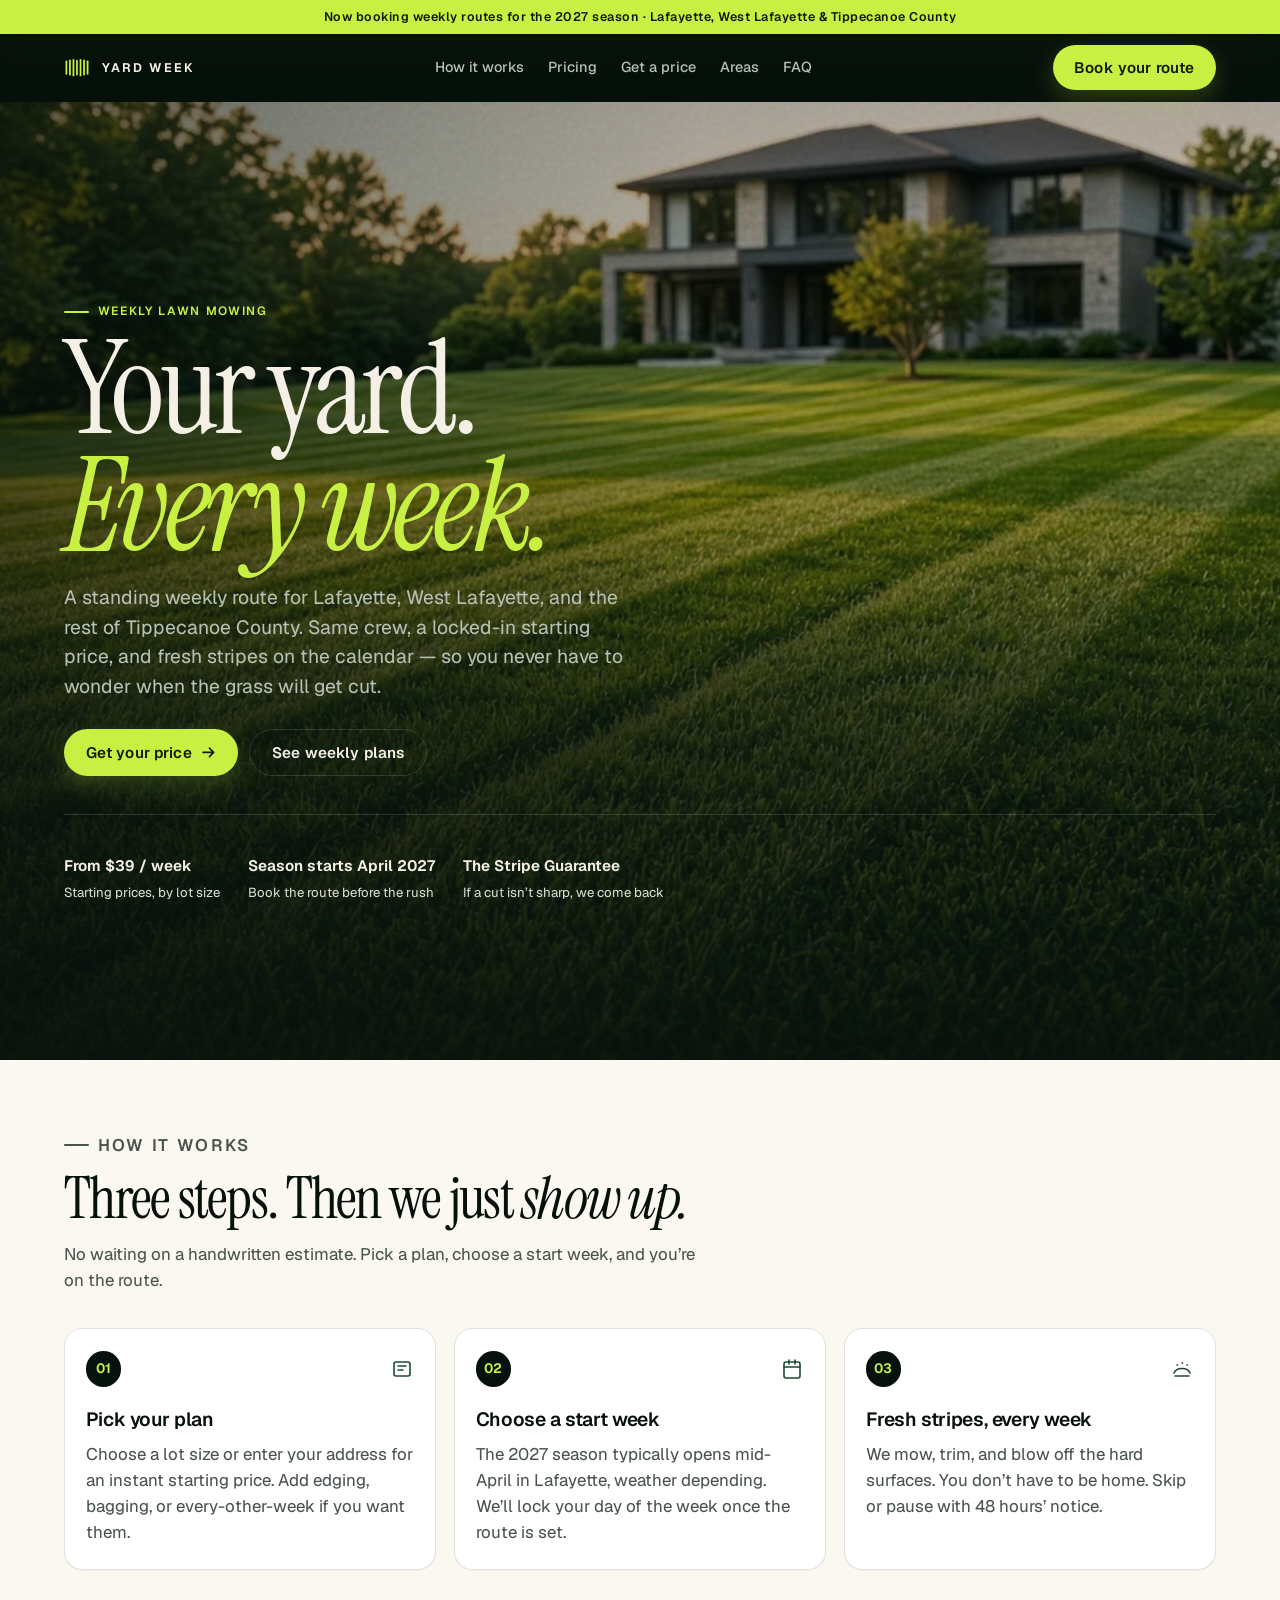
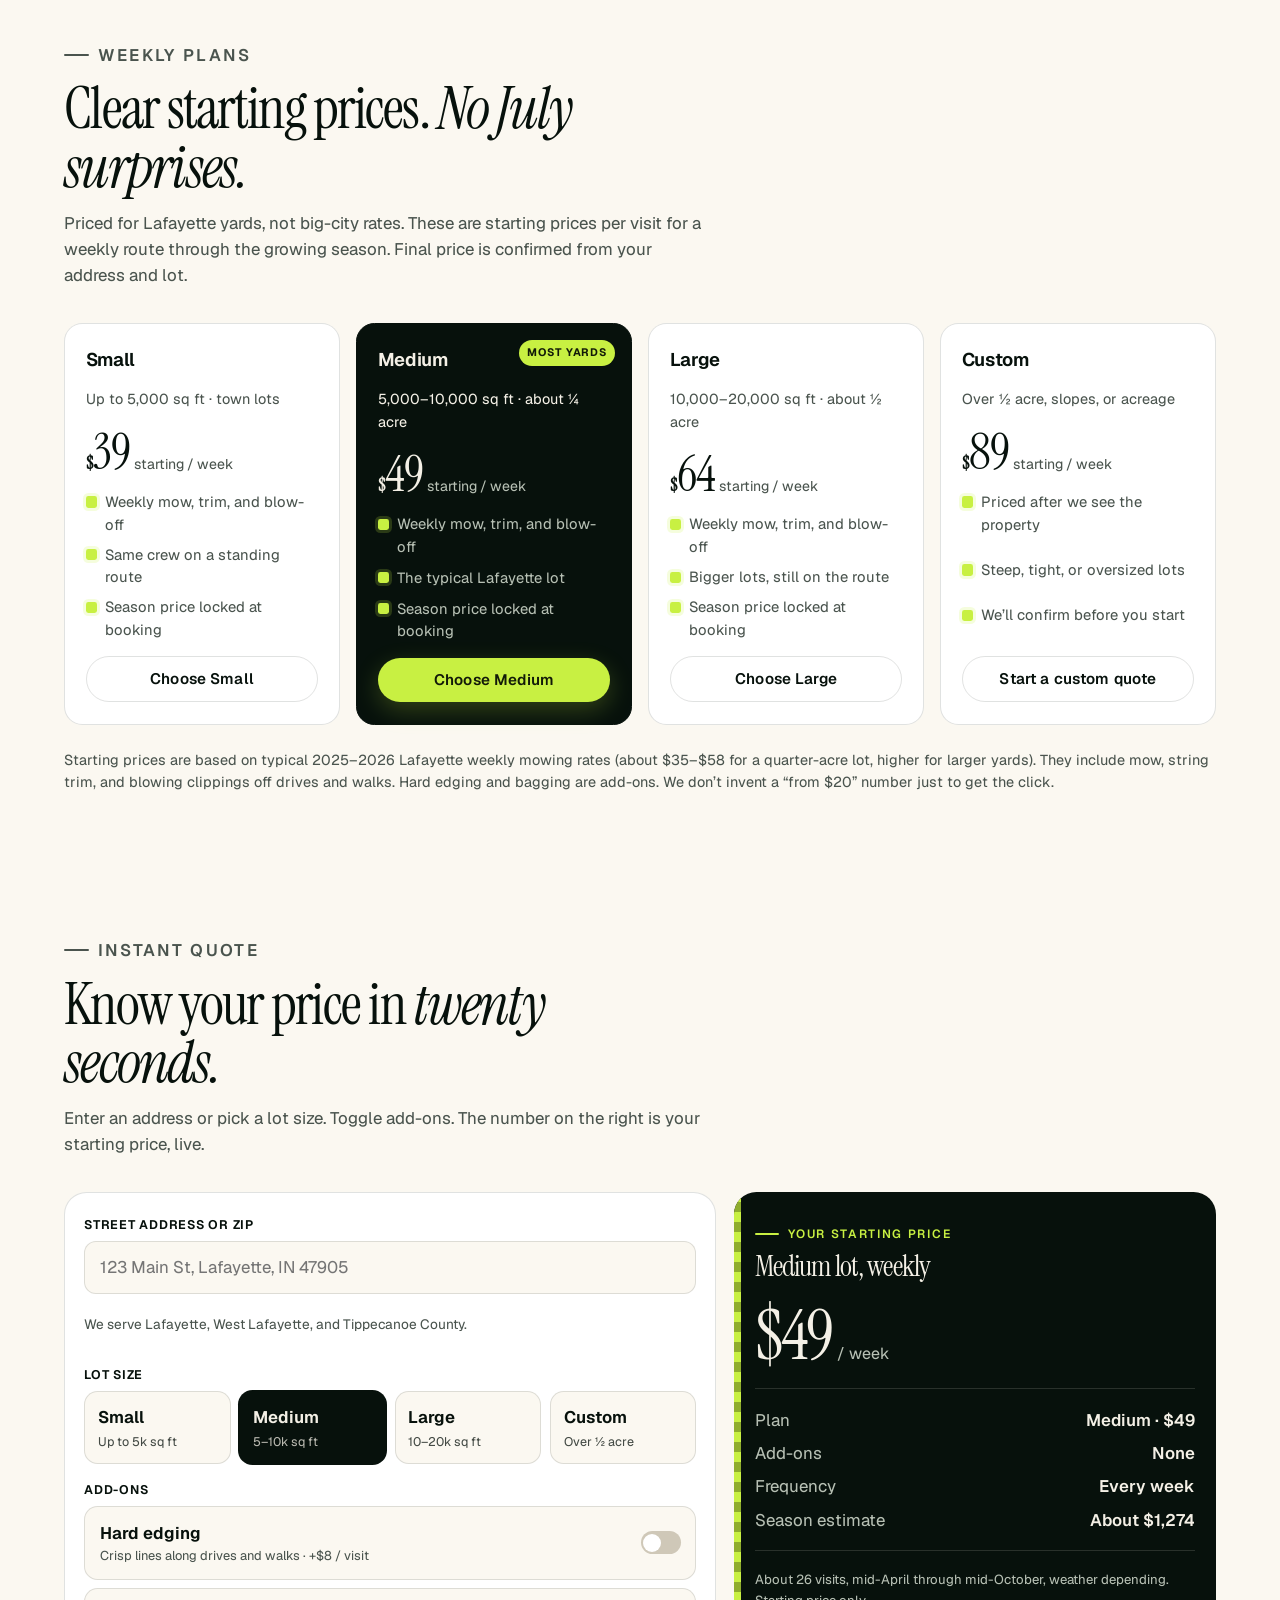
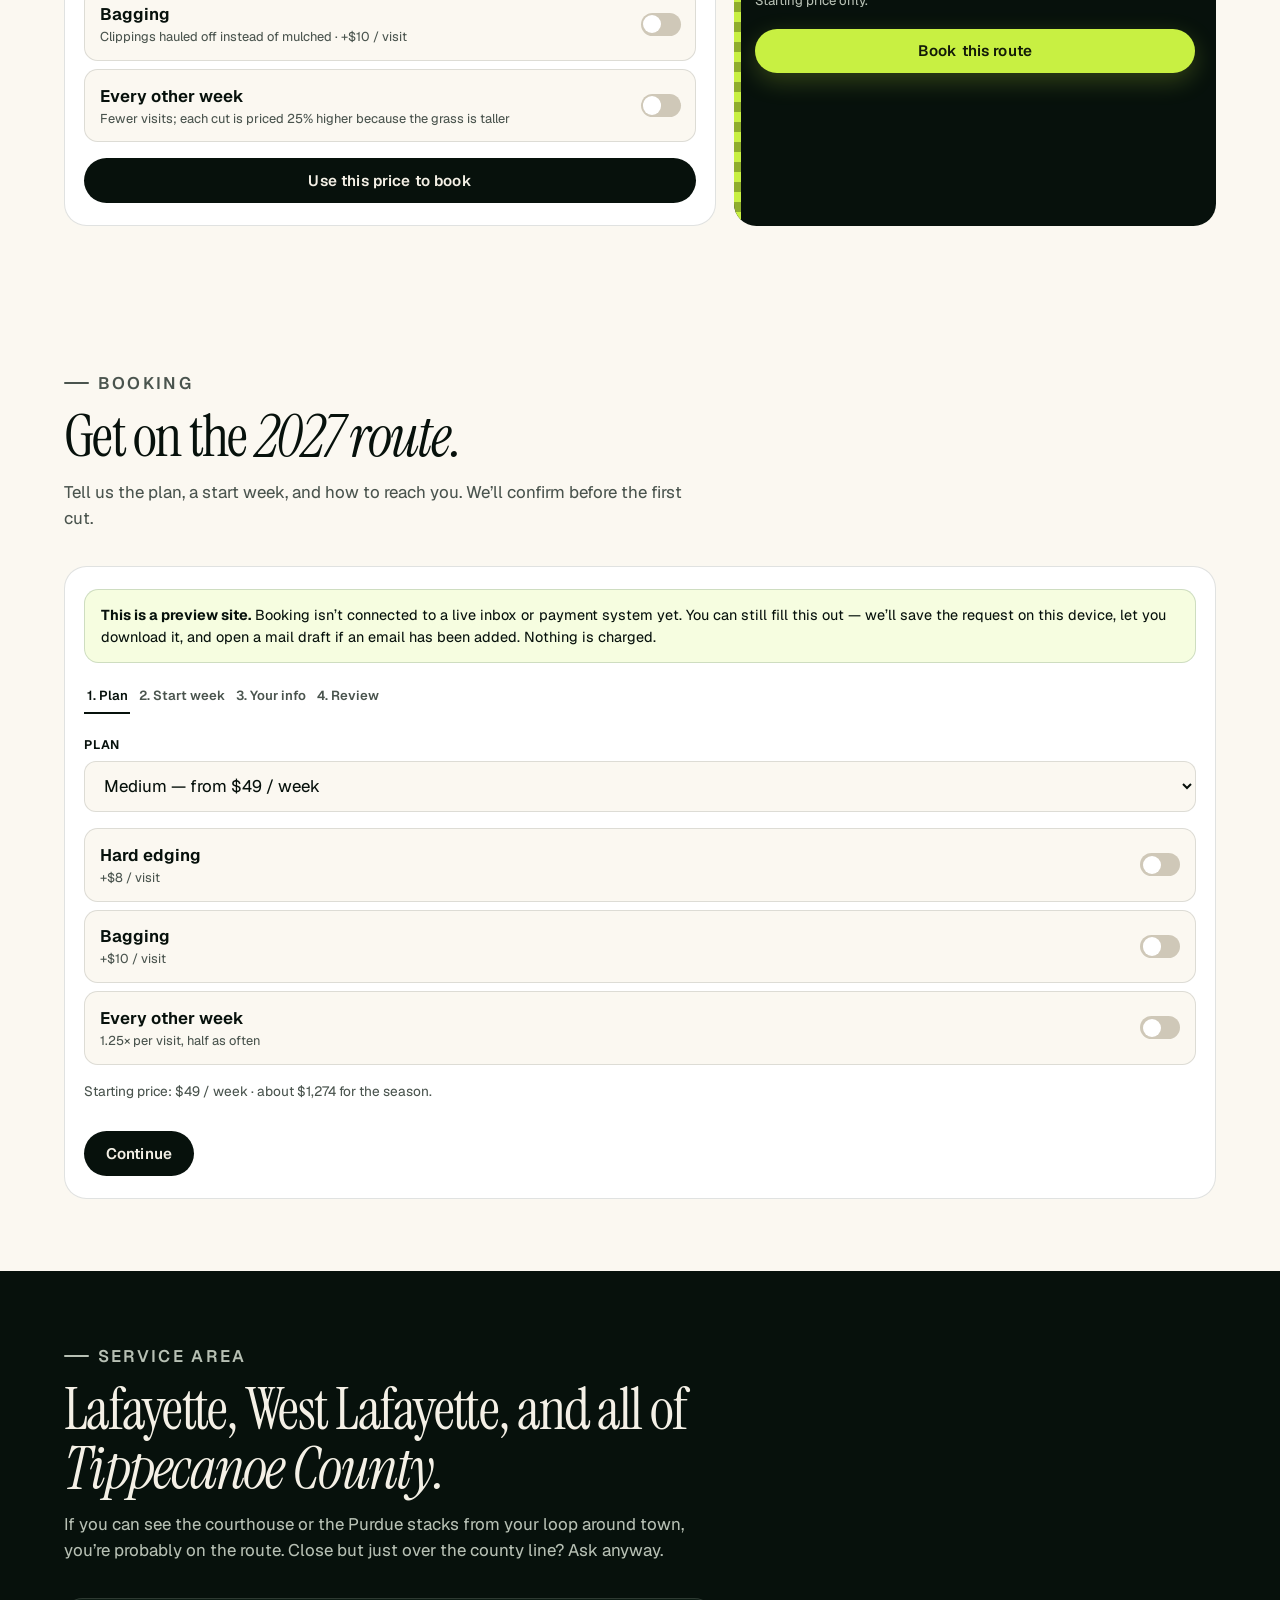
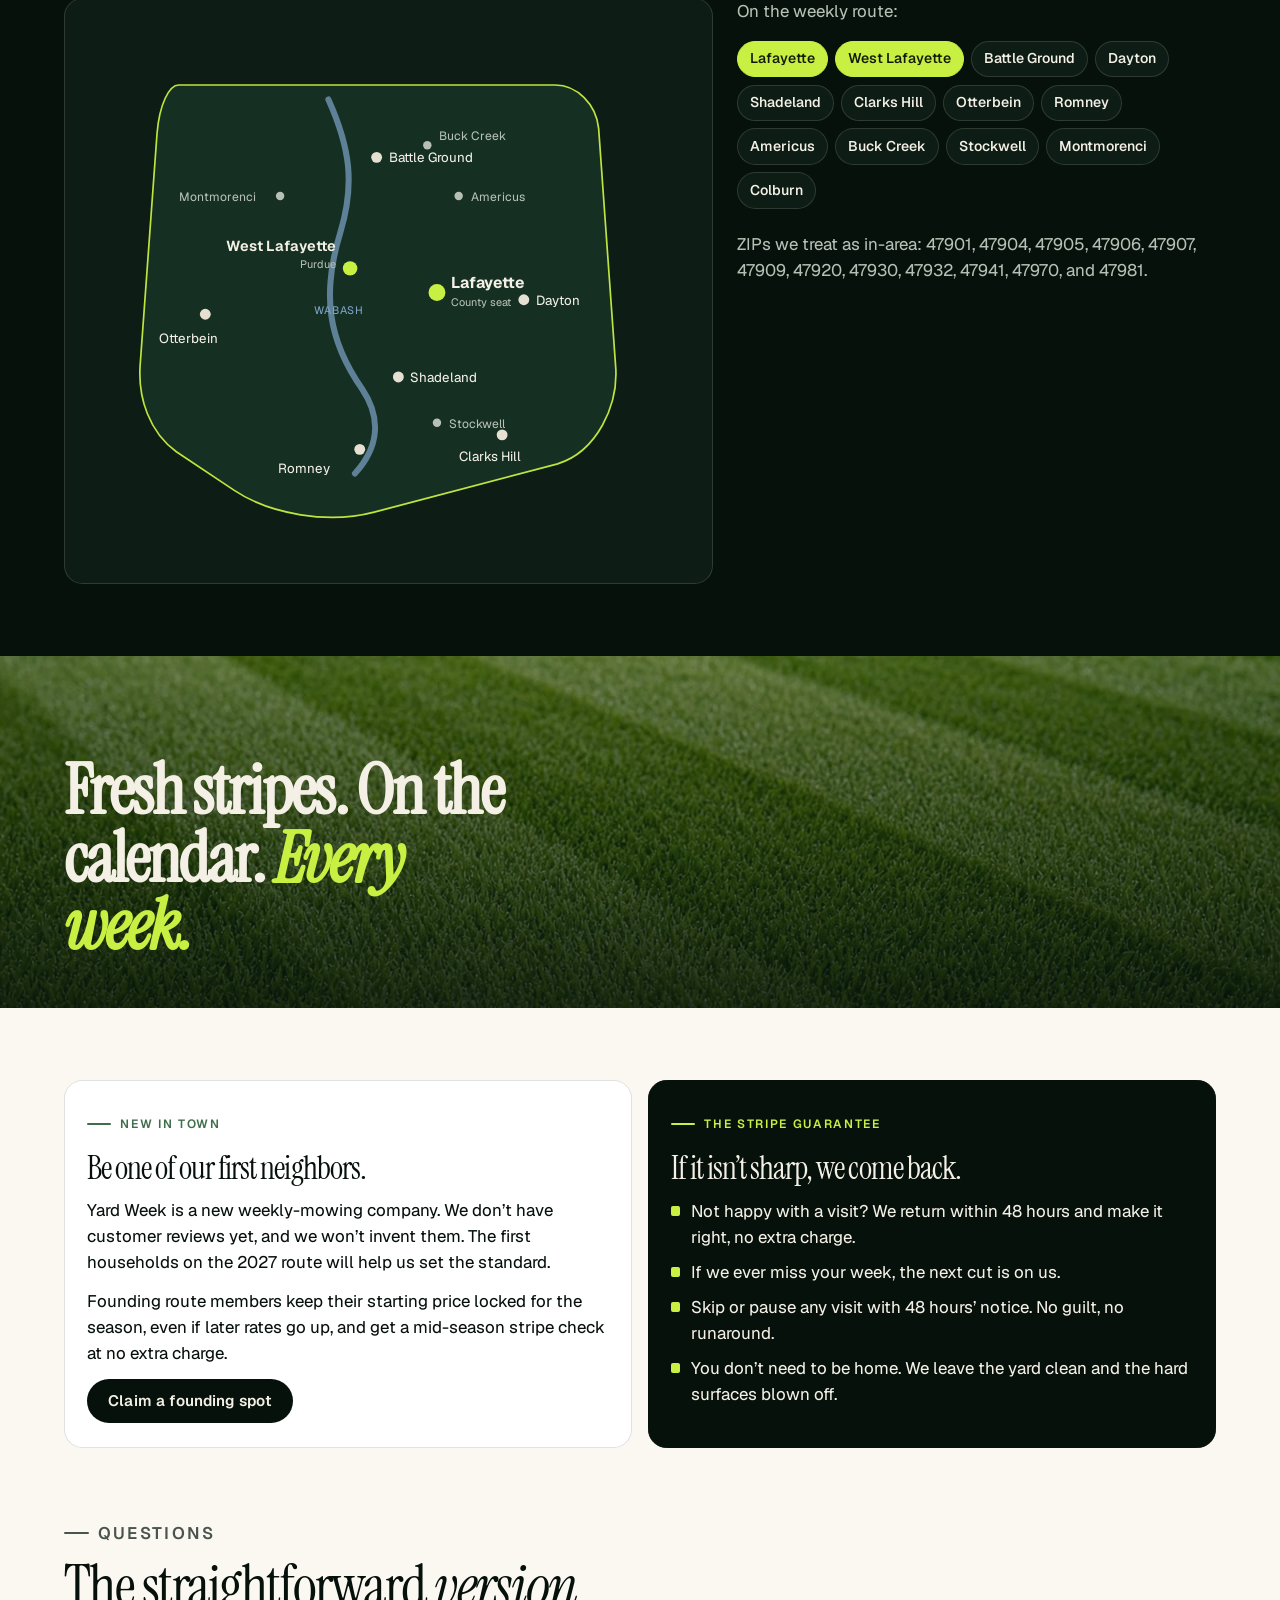
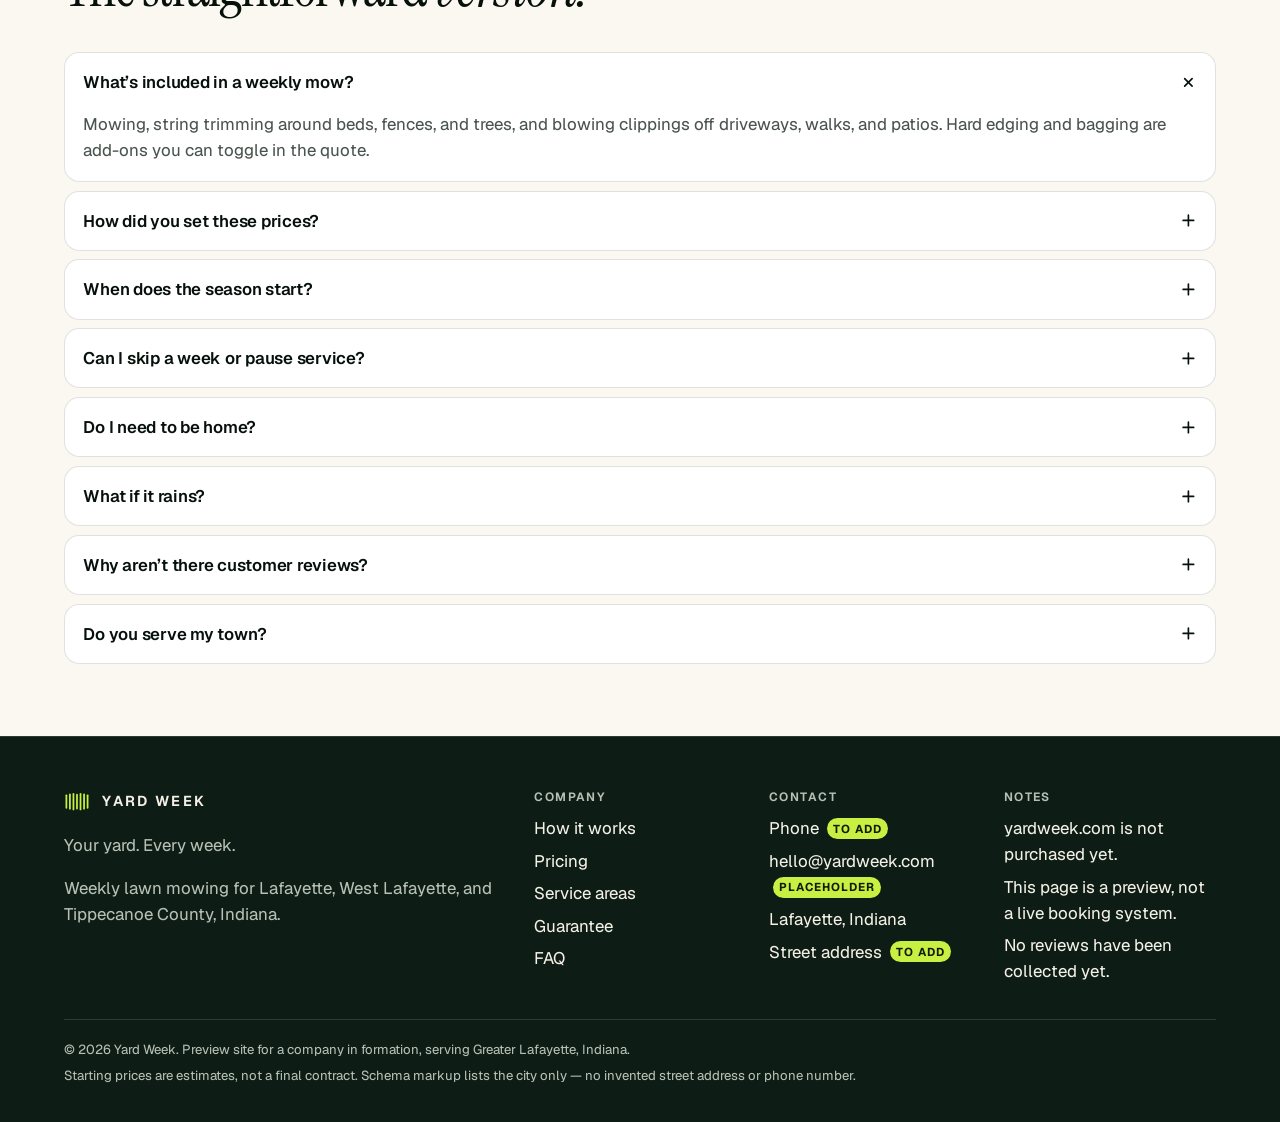
<file: index.html>
<!DOCTYPE html>
<html lang="en">
<head>
  <meta charset="utf-8">
  <meta name="viewport" content="width=device-width, initial-scale=1, viewport-fit=cover">
  <title>Yard Week | Weekly Lawn Mowing in Lafayette, IN</title>
  <meta name="description" content="Weekly lawn mowing for Lafayette, West Lafayette, and Tippecanoe County, Indiana. Locked-in starting prices, an instant quote, and fresh stripes every week.">
  <meta name="theme-color" content="#07110C">
  <link rel="canonical" href="https://kagray17.github.io/yardweek-preview/">
  <meta property="og:type" content="website">
  <meta property="og:site_name" content="Yard Week">
  <meta property="og:title" content="Yard Week | Your yard. Every week.">
  <meta property="og:description" content="Weekly lawn mowing for Lafayette, West Lafayette, and Tippecanoe County. Know your price in seconds.">
  <meta property="og:image" content="https://kagray17.github.io/yardweek-preview/assets/og.jpg">
  <meta property="og:url" content="https://kagray17.github.io/yardweek-preview/">
  <meta name="twitter:card" content="summary_large_image">
  <meta name="twitter:title" content="Yard Week | Your yard. Every week.">
  <meta name="twitter:description" content="Weekly lawn mowing for Lafayette, West Lafayette, and Tippecanoe County.">
  <meta name="twitter:image" content="https://kagray17.github.io/yardweek-preview/assets/og.jpg">
  <link rel="icon" href="assets/favicon.svg" type="image/svg+xml">
  <link rel="icon" href="assets/favicon-32.png" sizes="32x32" type="image/png">
  <link rel="apple-touch-icon" href="assets/apple-touch-icon.png">
  <link rel="manifest" href="manifest.webmanifest">
  <link rel="stylesheet" href="styles.css">
  <script type="application/ld+json">
  {
    "@context": "https://schema.org",
    "@type": "Landscaper",
    "name": "Yard Week",
    "url": "https://kagray17.github.io/yardweek-preview/",
    "image": "https://kagray17.github.io/yardweek-preview/assets/og.jpg",
    "logo": "https://kagray17.github.io/yardweek-preview/assets/logo-mark.svg",
    "description": "Weekly lawn mowing for Lafayette, West Lafayette, and Tippecanoe County, Indiana.",
    "slogan": "Your yard. Every week.",
    "priceRange": "$39–$89+",
    "areaServed": [
      {"@type": "City", "name": "Lafayette", "containedInPlace": {"@type": "State", "name": "Indiana"}},
      {"@type": "City", "name": "West Lafayette", "containedInPlace": {"@type": "State", "name": "Indiana"}},
      {"@type": "AdministrativeArea", "name": "Tippecanoe County", "containedInPlace": {"@type": "State", "name": "Indiana"}}
    ],
    "address": {
      "@type": "PostalAddress",
      "addressLocality": "Lafayette",
      "addressRegion": "IN",
      "addressCountry": "US"
    },
    "knowsAbout": ["weekly lawn mowing", "lawn care", "yard maintenance"]
  }
  </script>
</head>
<body>
  <a class="skip" href="#main">Skip to content</a>
  <div class="announce">Now booking weekly routes for the 2027 season · Lafayette, West Lafayette &amp; Tippecanoe County</div>
  <header class="header" id="header">
    <div class="wrap">
      <a class="brand" href="#top" aria-label="Yard Week home">
        <svg class="brand-mark" viewBox="0 0 40 40" fill="none" aria-hidden="true">
          <g fill="currentColor">
            <rect x="2.2" y="9.5" width="2.6" height="21" rx="1.3"/>
            <rect x="7.4" y="8.2" width="2.6" height="23.6" rx="1.3"/>
            <rect x="12.6" y="7.2" width="2.6" height="25.6" rx="1.3"/>
            <rect x="17.8" y="8.5" width="2.6" height="23" rx="1.3"/>
            <rect x="23" y="7.2" width="2.6" height="25.6" rx="1.3"/>
            <rect x="28.2" y="8.2" width="2.6" height="23.6" rx="1.3"/>
            <rect x="33.4" y="9.5" width="2.6" height="21" rx="1.3"/>
          </g>
        </svg>
        <span class="brand-name">Yard Week</span>
      </a>
      <nav class="nav" aria-label="Primary">
        <a href="#how">How it works</a>
        <a href="#pricing">Pricing</a>
        <a href="#quote">Get a price</a>
        <a href="#areas">Areas</a>
        <a href="#faq">FAQ</a>
      </nav>
      <a class="btn btn-lime header-cta" href="#book">Book your route</a>
      <button class="menu-btn" type="button" aria-expanded="false" aria-controls="mobile-nav" aria-label="Open menu">
        <span></span>
      </button>
    </div>
    <nav class="mobile-nav" id="mobile-nav" hidden>
      <a href="#how">How it works</a>
      <a href="#pricing">Pricing</a>
      <a href="#quote">Get a price</a>
      <a href="#areas">Service areas</a>
      <a href="#faq">FAQ</a>
      <a class="btn btn-lime" href="#book">Book your route</a>
    </nav>
  </header>

  <main id="main">
    <section class="hero" id="top">
      <div class="hero-media" aria-hidden="true">
        <picture>
          <source type="image/webp" srcset="assets/hero-800.webp 800w, assets/hero-1280.webp 1280w" sizes="100vw">
          <img src="assets/hero.jpg" alt="" width="1280" height="720" fetchpriority="high" decoding="async">
        </picture>
        <div class="hero-shade"></div>
        <div class="hero-grain"></div>
      </div>
      <div class="wrap hero-copy">
        <p class="kicker on-dark">Weekly lawn mowing</p>
        <h1>Your yard.<em>Every week.</em></h1>
        <p class="hero-lead">A standing weekly route for Lafayette, West Lafayette, and the rest of Tippecanoe County. Same crew, a locked-in starting price, and fresh stripes on the calendar — so you never have to wonder when the grass will get cut.</p>
        <div class="hero-actions">
          <a class="btn btn-lime" href="#quote">Get your price
            <svg viewBox="0 0 16 16" fill="none" aria-hidden="true"><path d="M3 8h10M9 4l4 4-4 4" stroke="currentColor" stroke-width="1.6" stroke-linecap="round" stroke-linejoin="round"/></svg>
          </a>
          <a class="btn btn-ghost" href="#pricing">See weekly plans</a>
        </div>
        <div class="hero-meta">
          <p><b>From $39 / week</b><span>Starting prices, by lot size</span></p>
          <p><b>Season starts April 2027</b><span>Book the route before the rush</span></p>
          <p><b>The Stripe Guarantee</b><span>If a cut isn’t sharp, we come back</span></p>
        </div>
      </div>
    </section>

    <section class="light" id="how">
      <div class="wrap">
        <div class="section-head reveal">
          <p class="kicker">How it works</p>
          <h2>Three steps. Then we just <em>show up.</em></h2>
          <p>No waiting on a handwritten estimate. Pick a plan, choose a start week, and you’re on the route.</p>
        </div>
        <div class="steps">
          <article class="step reveal">
            <div class="step-num"><b>01</b>
              <svg class="step-icon" viewBox="0 0 24 24" fill="none" aria-hidden="true"><rect x="4" y="5" width="16" height="14" rx="2" stroke="currentColor" stroke-width="1.6"/><path d="M8 9h8M8 13h5" stroke="currentColor" stroke-width="1.6" stroke-linecap="round"/></svg>
            </div>
            <h3>Pick your plan</h3>
            <p>Choose a lot size or enter your address for an instant starting price. Add edging, bagging, or every-other-week if you want them.</p>
          </article>
          <article class="step reveal">
            <div class="step-num"><b>02</b>
              <svg class="step-icon" viewBox="0 0 24 24" fill="none" aria-hidden="true"><rect x="4" y="5" width="16" height="16" rx="2" stroke="currentColor" stroke-width="1.6"/><path d="M4 10h16M9 3v4M15 3v4" stroke="currentColor" stroke-width="1.6" stroke-linecap="round"/></svg>
            </div>
            <h3>Choose a start week</h3>
            <p>The 2027 season typically opens mid-April in Lafayette, weather depending. We’ll lock your day of the week once the route is set.</p>
          </article>
          <article class="step reveal">
            <div class="step-num"><b>03</b>
              <svg class="step-icon" viewBox="0 0 24 24" fill="none" aria-hidden="true"><path d="M4 16c2.5-6 13.5-6 16 0" stroke="currentColor" stroke-width="1.6" stroke-linecap="round"/><path d="M5 19h14M7 8h.5M12 6h.5M17 8h.5" stroke="currentColor" stroke-width="1.6" stroke-linecap="round"/></svg>
            </div>
            <h3>Fresh stripes, every week</h3>
            <p>We mow, trim, and blow off the hard surfaces. You don’t have to be home. Skip or pause with 48 hours’ notice.</p>
          </article>
        </div>
      </div>
    </section>

    <section class="light" id="pricing" style="padding-top:0">
      <div class="wrap">
        <div class="section-head reveal">
          <p class="kicker">Weekly plans</p>
          <h2>Clear starting prices. <em>No July surprises.</em></h2>
          <p>Priced for Lafayette yards, not big-city rates. These are starting prices per visit for a weekly route through the growing season. Final price is confirmed from your address and lot.</p>
        </div>
        <div class="plans">
          <article class="plan reveal" data-plan="small">
            <h3>Small</h3>
            <p class="lot muted">Up to 5,000 sq ft · town lots</p>
            <p class="price"><b><i>$</i>39</b><span>starting / week</span></p>
            <ul>
              <li>Weekly mow, trim, and blow-off</li>
              <li>Same crew on a standing route</li>
              <li>Season price locked at booking</li>
            </ul>
            <button class="btn btn-outline" type="button" data-select-plan="small">Choose Small</button>
          </article>
          <article class="plan featured reveal" data-plan="medium">
            <span class="badge">Most yards</span>
            <h3>Medium</h3>
            <p class="lot">5,000–10,000 sq ft · about ¼ acre</p>
            <p class="price"><b><i>$</i>49</b><span>starting / week</span></p>
            <ul>
              <li>Weekly mow, trim, and blow-off</li>
              <li>The typical Lafayette lot</li>
              <li>Season price locked at booking</li>
            </ul>
            <button class="btn btn-lime" type="button" data-select-plan="medium">Choose Medium</button>
          </article>
          <article class="plan reveal" data-plan="large">
            <h3>Large</h3>
            <p class="lot muted">10,000–20,000 sq ft · about ½ acre</p>
            <p class="price"><b><i>$</i>64</b><span>starting / week</span></p>
            <ul>
              <li>Weekly mow, trim, and blow-off</li>
              <li>Bigger lots, still on the route</li>
              <li>Season price locked at booking</li>
            </ul>
            <button class="btn btn-outline" type="button" data-select-plan="large">Choose Large</button>
          </article>
          <article class="plan reveal" data-plan="custom">
            <h3>Custom</h3>
            <p class="lot muted">Over ½ acre, slopes, or acreage</p>
            <p class="price"><b><i>$</i>89</b><span>starting / week</span></p>
            <ul>
              <li>Priced after we see the property</li>
              <li>Steep, tight, or oversized lots</li>
              <li>We’ll confirm before you start</li>
            </ul>
            <button class="btn btn-outline" type="button" data-select-plan="custom">Start a custom quote</button>
          </article>
        </div>
        <p class="price-note">Starting prices are based on typical 2025–2026 Lafayette weekly mowing rates (about $35–$58 for a quarter-acre lot, higher for larger yards). They include mow, string trim, and blowing clippings off drives and walks. Hard edging and bagging are add-ons. We don’t invent a “from $20” number just to get the click.</p>
      </div>
    </section>

    <section class="light" id="quote">
      <div class="wrap">
        <div class="section-head reveal">
          <p class="kicker">Instant quote</p>
          <h2>Know your price in <em>twenty seconds.</em></h2>
          <p>Enter an address or pick a lot size. Toggle add-ons. The number on the right is your starting price, live.</p>
        </div>
        <div class="quote-grid">
          <form class="panel reveal" id="quote-form" action="#book">
            <div class="field">
              <label for="address">Street address or ZIP</label>
              <input id="address" name="address" type="text" autocomplete="street-address" placeholder="123 Main St, Lafayette, IN 47905" inputmode="text">
              <p class="hint" id="area-hint">We serve Lafayette, West Lafayette, and Tippecanoe County.</p>
            </div>
            <div class="field">
              <span class="label-like" id="plan-label">Lot size</span>
              <div class="choice-grid" role="group" aria-labelledby="plan-label">
                <button class="choice" type="button" data-plan="small"><b>Small</b><span>Up to 5k sq ft</span></button>
                <button class="choice is-on" type="button" data-plan="medium" aria-pressed="true"><b>Medium</b><span>5–10k sq ft</span></button>
                <button class="choice" type="button" data-plan="large"><b>Large</b><span>10–20k sq ft</span></button>
                <button class="choice" type="button" data-plan="custom"><b>Custom</b><span>Over ½ acre</span></button>
              </div>
            </div>
            <div class="field">
              <span id="addon-label">Add-ons</span>
              <div class="toggles" role="group" aria-labelledby="addon-label">
                <button class="toggle" type="button" data-addon="edging" aria-pressed="false">
                  <span class="toggle-copy"><b>Hard edging</b><span>Crisp lines along drives and walks · +$8 / visit</span></span>
                  <span class="switch" aria-hidden="true"></span>
                </button>
                <button class="toggle" type="button" data-addon="bagging" aria-pressed="false">
                  <span class="toggle-copy"><b>Bagging</b><span>Clippings hauled off instead of mulched · +$10 / visit</span></span>
                  <span class="switch" aria-hidden="true"></span>
                </button>
                <button class="toggle" type="button" data-addon="eow" aria-pressed="false">
                  <span class="toggle-copy"><b>Every other week</b><span>Fewer visits; each cut is priced 25% higher because the grass is taller</span></span>
                  <span class="switch" aria-hidden="true"></span>
                </button>
              </div>
            </div>
            <button class="btn btn-ink btn-wide" type="submit">Use this price to book</button>
          </form>
          <aside class="receipt reveal" aria-live="polite">
            <p class="kicker on-dark">Your starting price</p>
            <h3 id="receipt-title">Medium lot, weekly</h3>
            <p class="live-price" id="live-price">$49<span id="price-unit">/ week</span></p>
            <dl>
              <div><dt>Plan</dt><dd id="r-plan">Medium · $49</dd></div>
              <div><dt>Add-ons</dt><dd id="r-addons">None</dd></div>
              <div><dt>Frequency</dt><dd id="r-freq">Every week</dd></div>
              <div><dt>Season estimate</dt><dd id="r-season">About $1,274</dd></div>
            </dl>
            <p class="fine" id="r-fine">About 26 visits, mid-April through mid-October, weather depending. Starting price only — we’ll confirm from your lot. Custom plans are always reviewed in person.</p>
            <a class="btn btn-lime btn-wide" href="#book" id="receipt-book">Book this route</a>
          </aside>
        </div>
      </div>
    </section>

    <section class="light" id="book">
      <div class="wrap">
        <div class="section-head reveal">
          <p class="kicker">Booking</p>
          <h2>Get on the <em>2027 route.</em></h2>
          <p>Tell us the plan, a start week, and how to reach you. We’ll confirm before the first cut.</p>
        </div>
        <form class="panel reveal" id="book-form">
          <div class="preview-banner" role="note">
            <strong>This is a preview site.</strong> Booking isn’t connected to a live inbox or payment system yet. You can still fill this out — we’ll save the request on this device, let you download it, and open a mail draft if an email has been added. Nothing is charged.
          </div>
          <div class="stepper" role="tablist" aria-label="Booking steps">
            <button type="button" class="is-on" data-step-btn="1" aria-selected="true">1. Plan</button>
            <button type="button" data-step-btn="2">2. Start week</button>
            <button type="button" data-step-btn="3">3. Your info</button>
            <button type="button" data-step-btn="4">4. Review</button>
          </div>

          <div class="booking-pane" data-pane="1">
            <div class="field">
              <label for="book-plan">Plan</label>
              <select id="book-plan" name="plan">
                <option value="small">Small — from $39 / week</option>
                <option value="medium" selected>Medium — from $49 / week</option>
                <option value="large">Large — from $64 / week</option>
                <option value="custom">Custom — from $89 / week</option>
              </select>
            </div>
            <div class="toggles">
              <button class="toggle" type="button" data-book-addon="edging" aria-pressed="false">
                <span class="toggle-copy"><b>Hard edging</b><span>+$8 / visit</span></span>
                <span class="switch" aria-hidden="true"></span>
              </button>
              <button class="toggle" type="button" data-book-addon="bagging" aria-pressed="false">
                <span class="toggle-copy"><b>Bagging</b><span>+$10 / visit</span></span>
                <span class="switch" aria-hidden="true"></span>
              </button>
              <button class="toggle" type="button" data-book-addon="eow" aria-pressed="false">
                <span class="toggle-copy"><b>Every other week</b><span>1.25× per visit, half as often</span></span>
                <span class="switch" aria-hidden="true"></span>
              </button>
            </div>
            <p class="hint" id="book-price-hint" style="margin-top:1rem"></p>
            <button class="btn btn-ink" type="button" data-next="2" style="margin-top:1rem">Continue</button>
          </div>

          <div class="booking-pane" data-pane="2" hidden>
            <div class="field">
              <span id="week-label">Preferred start week</span>
              <div class="week-grid" id="week-grid" role="group" aria-labelledby="week-label"></div>
            </div>
            <p class="hint">Season usually opens mid-April in Lafayette, once the grass is growing and yards have dried out. We’ll confirm the exact first visit.</p>
            <div style="display:flex;gap:.6rem;flex-wrap:wrap;margin-top:1rem">
              <button class="btn btn-outline" type="button" data-prev="1">Back</button>
              <button class="btn btn-ink" type="button" data-next="3">Continue</button>
            </div>
          </div>

          <div class="booking-pane" data-pane="3" hidden>
            <div class="field">
              <label for="name">Full name</label>
              <input id="name" name="name" type="text" autocomplete="name" required>
            </div>
            <div class="field">
              <label for="email">Email</label>
              <input id="email" name="email" type="email" autocomplete="email" required>
            </div>
            <div class="field">
              <label for="phone">Phone</label>
              <input id="phone" name="phone" type="tel" autocomplete="tel" required>
            </div>
            <div class="field">
              <label for="book-address">Service address</label>
              <input id="book-address" name="serviceAddress" type="text" autocomplete="street-address" required>
            </div>
            <div class="field">
              <label for="notes">Anything we should know? <span class="muted">(optional)</span></label>
              <textarea id="notes" name="notes" rows="3" placeholder="Gate code, dogs, steep slope, flower beds to avoid…"></textarea>
            </div>
            <div style="display:flex;gap:.6rem;flex-wrap:wrap">
              <button class="btn btn-outline" type="button" data-prev="2">Back</button>
              <button class="btn btn-ink" type="button" data-next="4">Review request</button>
            </div>
          </div>

          <div class="booking-pane" data-pane="4" hidden>
            <div id="review-card" class="receipt" style="position:static;margin-bottom:1.1rem"></div>
            <div style="display:flex;gap:.6rem;flex-wrap:wrap">
              <button class="btn btn-outline" type="button" data-prev="3">Back</button>
              <button class="btn btn-lime" type="submit" id="submit-book">Submit preview request</button>
            </div>
          </div>

          <div class="booking-pane success" data-pane="done" hidden>
            <p class="kicker">Request saved</p>
            <h3>You’re on the list — almost.</h3>
            <p class="muted">This preview can’t deliver the request to our crew yet. We saved it on this device and you can download a copy. Once a real phone and email are on the site, this form will go straight to us.</p>
            <div style="display:flex;gap:.6rem;flex-wrap:wrap;justify-content:center;margin-top:1.2rem">
              <button class="btn btn-ink" type="button" id="download-json">Download request</button>
              <a class="btn btn-outline" id="mailto-link" href="#">Open an email draft</a>
            </div>
          </div>
        </form>
      </div>
    </section>

    <section class="dark" id="areas">
      <div class="wrap">
        <div class="section-head reveal">
          <p class="kicker on-dark">Service area</p>
          <h2>Lafayette, West Lafayette, and all of <em>Tippecanoe County.</em></h2>
          <p>If you can see the courthouse or the Purdue stacks from your loop around town, you’re probably on the route. Close but just over the county line? Ask anyway.</p>
        </div>
        <div class="areas-grid">
          <div class="map-frame reveal" role="img" aria-label="Map of Yard Week service area covering Tippecanoe County, Indiana">
            <svg viewBox="0 0 520 460" xmlns="http://www.w3.org/2000/svg">
              <rect width="520" height="460" fill="#0d1c14"/>
              <path d="M86 58h312c18 0 34 16 36 36l14 196c3 34-16 72-48 82L248 412c-38 10-86 2-116-18l-48-32c-22-16-32-44-30-72L68 98c2-24 10-40 18-40z" fill="#163224" stroke="#c8f042" stroke-width="1.4" opacity="0.95"/>
              <path d="M210 70c18 40 22 70 10 110-16 52-10 90 18 130 16 24 14 48-6 70" fill="none" stroke="#7ea4c9" stroke-width="5" stroke-linecap="round" opacity="0.7"/>
              <text x="198" y="248" fill="#7ea4c9" font-size="9" font-family="Geist, system-ui, sans-serif" letter-spacing="0.08em">WABASH</text>
              <g font-family="Geist, system-ui, sans-serif">
                <g>
                  <circle cx="300" cy="230" r="7" fill="#c8f042"/>
                  <text x="312" y="226" fill="#f4f0e6" font-size="13" font-weight="700">Lafayette</text>
                  <text x="312" y="241" fill="#b7c0b4" font-size="9">County seat</text>
                </g>
                <g>
                  <circle cx="228" cy="210" r="6" fill="#c8f042"/>
                  <text x="216" y="196" fill="#f4f0e6" font-size="12" font-weight="650" text-anchor="end">West Lafayette</text>
                  <text x="216" y="210" fill="#b7c0b4" font-size="9" text-anchor="end">Purdue</text>
                </g>
                <g><circle cx="250" cy="118" r="4.5" fill="#e6e0d2"/><text x="260" y="122" fill="#f4f0e6" font-size="11">Battle Ground</text></g>
                <g><circle cx="372" cy="236" r="4.5" fill="#e6e0d2"/><text x="382" y="240" fill="#f4f0e6" font-size="11">Dayton</text></g>
                <g><circle cx="268" cy="300" r="4.5" fill="#e6e0d2"/><text x="278" y="304" fill="#f4f0e6" font-size="11">Shadeland</text></g>
                <g><circle cx="354" cy="348" r="4.5" fill="#e6e0d2"/><text x="318" y="370" fill="#f4f0e6" font-size="11">Clarks Hill</text></g>
                <g><circle cx="236" cy="360" r="4.5" fill="#e6e0d2"/><text x="168" y="380" fill="#f4f0e6" font-size="11">Romney</text></g>
                <g><circle cx="108" cy="248" r="4.5" fill="#e6e0d2"/><text x="70" y="272" fill="#f4f0e6" font-size="11">Otterbein</text></g>
                <g><circle cx="170" cy="150" r="3.5" fill="#b7c0b4"/><text x="86" y="154" fill="#b7c0b4" font-size="10">Montmorenci</text></g>
                <g><circle cx="318" cy="150" r="3.5" fill="#b7c0b4"/><text x="328" y="154" fill="#b7c0b4" font-size="10">Americus</text></g>
                <g><circle cx="300" cy="338" r="3.5" fill="#b7c0b4"/><text x="310" y="342" fill="#b7c0b4" font-size="10">Stockwell</text></g>
                <g><circle cx="292" cy="108" r="3.5" fill="#b7c0b4"/><text x="302" y="104" fill="#b7c0b4" font-size="10">Buck Creek</text></g>
              </g>
            </svg>
          </div>
          <div>
            <p class="muted-dark" style="margin-top:0">On the weekly route:</p>
            <div class="towns" style="margin:0.8rem 0 1.4rem">
              <span class="core">Lafayette</span>
              <span class="core">West Lafayette</span>
              <span>Battle Ground</span>
              <span>Dayton</span>
              <span>Shadeland</span>
              <span>Clarks Hill</span>
              <span>Otterbein</span>
              <span>Romney</span>
              <span>Americus</span>
              <span>Buck Creek</span>
              <span>Stockwell</span>
              <span>Montmorenci</span>
              <span>Colburn</span>
            </div>
            <p class="muted-dark">ZIPs we treat as in-area: 47901, 47904, 47905, 47906, 47907, 47909, 47920, 47930, 47932, 47941, 47970, and 47981.</p>
          </div>
        </div>
      </div>
    </section>

    <section class="band" aria-label="Brand statement">
      <picture>
        <source type="image/webp" srcset="assets/stripes-800.webp 800w, assets/stripes-1600.webp 1600w" sizes="100vw">
        <img src="assets/stripes.jpg" alt="Close-up of freshly mowed grass with clean parallel stripes" width="1280" height="720" decoding="async">
      </picture>
      <div class="band-shade"></div>
      <div class="wrap">
        <h2>Fresh stripes. On the calendar. <em>Every week.</em></h2>
      </div>
    </section>

    <section class="light" id="neighbors">
      <div class="wrap">
        <div class="split">
          <article class="card reveal">
            <p class="kicker">New in town</p>
            <h3>Be one of our first neighbors.</h3>
            <p>Yard Week is a new weekly-mowing company. We don’t have customer reviews yet, and we won’t invent them. The first households on the 2027 route will help us set the standard.</p>
            <p>Founding route members keep their starting price locked for the season, even if later rates go up, and get a mid-season stripe check at no extra charge.</p>
            <a class="btn btn-ink" href="#book">Claim a founding spot</a>
          </article>
          <article class="card invert reveal">
            <p class="kicker on-dark">The Stripe Guarantee</p>
            <h3>If it isn’t sharp, we come back.</h3>
            <ul class="guarantee-list">
              <li>Not happy with a visit? We return within 48 hours and make it right, no extra charge.</li>
              <li>If we ever miss your week, the next cut is on us.</li>
              <li>Skip or pause any visit with 48 hours’ notice. No guilt, no runaround.</li>
              <li>You don’t need to be home. We leave the yard clean and the hard surfaces blown off.</li>
            </ul>
          </article>
        </div>
      </div>
    </section>

    <section class="light" id="faq" style="padding-top:0">
      <div class="wrap">
        <div class="section-head reveal">
          <p class="kicker">Questions</p>
          <h2>The straightforward <em>version.</em></h2>
        </div>
        <div class="faq">
          <div class="faq-item is-open">
            <button type="button" aria-expanded="true">What’s included in a weekly mow?
              <svg viewBox="0 0 16 16" fill="none" aria-hidden="true"><path d="M8 3v10M3 8h10" stroke="currentColor" stroke-width="1.6" stroke-linecap="round"/></svg>
            </button>
            <p class="answer">Mowing, string trimming around beds, fences, and trees, and blowing clippings off driveways, walks, and patios. Hard edging and bagging are add-ons you can toggle in the quote.</p>
          </div>
          <div class="faq-item">
            <button type="button" aria-expanded="false">How did you set these prices?
              <svg viewBox="0 0 16 16" fill="none" aria-hidden="true"><path d="M8 3v10M3 8h10" stroke="currentColor" stroke-width="1.6" stroke-linecap="round"/></svg>
            </button>
            <p class="answer">They’re starting prices, set in the middle of what Lafayette homeowners typically pay in 2025–2026: roughly $35–$50 per visit for many yards, and about $38–$58 for a quarter-acre lot. Marketplace apps sometimes come in lower; full-service local routes sometimes come in higher. We priced Medium at $49 / week because that’s a fair weekly-route rate for a typical Lafayette lot, not a teaser.</p>
          </div>
          <div class="faq-item">
            <button type="button" aria-expanded="false">When does the season start?
              <svg viewBox="0 0 16 16" fill="none" aria-hidden="true"><path d="M8 3v10M3 8h10" stroke="currentColor" stroke-width="1.6" stroke-linecap="round"/></svg>
            </button>
            <p class="answer">Cool-season grass around Lafayette usually takes off in mid-April. We plan the first visits then, weather and yard conditions depending, and run weekly through mid-October — about 26 visits. We’re booking those 2027 routes now.</p>
          </div>
          <div class="faq-item">
            <button type="button" aria-expanded="false">Can I skip a week or pause service?
              <svg viewBox="0 0 16 16" fill="none" aria-hidden="true"><path d="M8 3v10M3 8h10" stroke="currentColor" stroke-width="1.6" stroke-linecap="round"/></svg>
            </button>
            <p class="answer">Yes. Give us 48 hours’ notice and we’ll skip that visit. You’re not locked into a rigid contract — you’re on a weekly route you can pause.</p>
          </div>
          <div class="faq-item">
            <button type="button" aria-expanded="false">Do I need to be home?
              <svg viewBox="0 0 16 16" fill="none" aria-hidden="true"><path d="M8 3v10M3 8h10" stroke="currentColor" stroke-width="1.6" stroke-linecap="round"/></svg>
            </button>
            <p class="answer">No. Please have gates unlocked or share a code in your request, and let us know about dogs. We’ll mow and leave.</p>
          </div>
          <div class="faq-item">
            <button type="button" aria-expanded="false">What if it rains?
              <svg viewBox="0 0 16 16" fill="none" aria-hidden="true"><path d="M8 3v10M3 8h10" stroke="currentColor" stroke-width="1.6" stroke-linecap="round"/></svg>
            </button>
            <p class="answer">If the yard is too wet to mow without tearing it up, we move you to the next dry window that same week when we can. We won’t chew ruts into a soft lawn just to hit a calendar square.</p>
          </div>
          <div class="faq-item">
            <button type="button" aria-expanded="false">Why aren’t there customer reviews?
              <svg viewBox="0 0 16 16" fill="none" aria-hidden="true"><path d="M8 3v10M3 8h10" stroke="currentColor" stroke-width="1.6" stroke-linecap="round"/></svg>
            </button>
            <p class="answer">Because we haven’t completed a Yard Week season yet. We’d rather be honest and invite you to be one of the first neighbors than publish made-up quotes. When real reviews exist, they’ll go here.</p>
          </div>
          <div class="faq-item">
            <button type="button" aria-expanded="false">Do you serve my town?
              <svg viewBox="0 0 16 16" fill="none" aria-hidden="true"><path d="M8 3v10M3 8h10" stroke="currentColor" stroke-width="1.6" stroke-linecap="round"/></svg>
            </button>
            <p class="answer">If you’re in Lafayette, West Lafayette, or anywhere else in Tippecanoe County, yes. Enter your address in the quote tool — we’ll tell you if the ZIP is on the route. Just over the line? Send the request anyway and we’ll see.</p>
          </div>
        </div>
      </div>
    </section>
  </main>

  <footer class="footer">
    <div class="wrap">
      <div class="footer-grid">
        <div>
          <a class="brand" href="#top">
            <svg class="brand-mark" viewBox="0 0 40 40" fill="none" aria-hidden="true">
              <g fill="currentColor">
                <rect x="2.2" y="9.5" width="2.6" height="21" rx="1.3"/>
                <rect x="7.4" y="8.2" width="2.6" height="23.6" rx="1.3"/>
                <rect x="12.6" y="7.2" width="2.6" height="25.6" rx="1.3"/>
                <rect x="17.8" y="8.5" width="2.6" height="23" rx="1.3"/>
                <rect x="23" y="7.2" width="2.6" height="25.6" rx="1.3"/>
                <rect x="28.2" y="8.2" width="2.6" height="23.6" rx="1.3"/>
                <rect x="33.4" y="9.5" width="2.6" height="21" rx="1.3"/>
              </g>
            </svg>
            <span class="brand-name">Yard Week</span>
          </a>
          <p>Your yard. Every week.</p>
          <p>Weekly lawn mowing for Lafayette, West Lafayette, and Tippecanoe County, Indiana.</p>
        </div>
        <div class="footer-cols">
          <div>
            <h3>Company</h3>
            <ul>
              <li><a href="#how">How it works</a></li>
              <li><a href="#pricing">Pricing</a></li>
              <li><a href="#areas">Service areas</a></li>
              <li><a href="#neighbors">Guarantee</a></li>
              <li><a href="#faq">FAQ</a></li>
            </ul>
          </div>
          <div>
            <h3>Contact</h3>
            <ul>
              <li>Phone <span class="placeholder">To add</span></li>
              <li>hello@yardweek.com <span class="placeholder">Placeholder</span></li>
              <li>Lafayette, Indiana</li>
              <li>Street address <span class="placeholder">To add</span></li>
            </ul>
          </div>
          <div>
            <h3>Notes</h3>
            <ul>
              <li>yardweek.com is not purchased yet.</li>
              <li>This page is a preview, not a live booking system.</li>
              <li>No reviews have been collected yet.</li>
            </ul>
          </div>
        </div>
      </div>
      <div class="legal">
        <span>© 2026 Yard Week. Preview site for a company in formation, serving Greater Lafayette, Indiana.</span>
        <span>Starting prices are estimates, not a final contract. Schema markup lists the city only — no invented street address or phone number.</span>
      </div>
    </div>
  </footer>

  <div class="sticky-cta" id="sticky-cta">
    <p>Weekly routes from $39<span id="sticky-sub">Get a starting price in seconds</span></p>
    <a class="btn btn-lime" href="#quote" id="sticky-btn">Get a price</a>
  </div>
  <script src="app.js" defer></script>
</body>
</html>
</file>
<file: styles.css>
/* Yard Week — brand, layout, and components */

@font-face {
  font-family: "Instrument Serif";
  src: url("assets/fonts/instrument-serif.woff2") format("woff2");
  font-weight: 400;
  font-style: normal;
  font-display: swap;
}
@font-face {
  font-family: "Instrument Serif";
  src: url("assets/fonts/instrument-serif-italic.woff2") format("woff2");
  font-weight: 400;
  font-style: italic;
  font-display: swap;
}
@font-face {
  font-family: "Geist";
  src: url("assets/fonts/geist-variable.woff2") format("woff2");
  font-weight: 100 900;
  font-style: normal;
  font-display: swap;
}

:root {
  --ink: #07110c;
  --ink-2: #0d1c14;
  --ink-3: #163224;
  --cream: #f4f0e6;
  --cream-2: #e6e0d2;
  --paper: #fbf8f1;
  --lime: #c8f042;
  --lime-2: #d9ff6a;
  --lime-ink: #121a08;
  --forest: #1c4a31;
  --moss: #3e6e4c;
  --muted: #4a544e;
  --muted-dark: #b7c0b4;
  --line: rgba(7, 17, 12, 0.12);
  --line-dark: rgba(244, 240, 230, 0.14);
  --radius: 1.15rem;
  --radius-sm: 0.8rem;
  --header-h: 4.25rem;
  --font-sans: "Geist", "Segoe UI", system-ui, sans-serif;
  --font-serif: "Instrument Serif", Georgia, "Times New Roman", serif;
  --ease: cubic-bezier(0.22, 1, 0.36, 1);
  --max: 72rem;
  --gutter: clamp(1.15rem, 4.2vw, 2.4rem);
  --shadow: 0 24px 60px rgba(7, 17, 12, 0.18);
  --cta-h: 0px;
}

*,
*::before,
*::after { box-sizing: border-box; }

html {
  scroll-behavior: smooth;
  color-scheme: dark;
}
.light { color-scheme: light; }

body {
  margin: 0;
  font-family: var(--font-sans);
  font-weight: 430;
  font-size: 1.05rem;
  line-height: 1.55;
  color: var(--ink);
  background: var(--ink);
  text-rendering: optimizeLegibility;
  -webkit-font-smoothing: antialiased;
  padding-bottom: var(--cta-h);
}

img { max-width: 100%; height: auto; display: block; }
button, input, select, textarea { font: inherit; color: inherit; }
button { color: inherit; }
a { color: inherit; }

:focus-visible {
  outline: 2px solid var(--lime);
  outline-offset: 3px;
}

.skip {
  position: absolute;
  left: var(--gutter);
  top: -5rem;
  z-index: 80;
  background: var(--lime);
  color: var(--lime-ink);
  padding: 0.6rem 1rem;
  border-radius: 999px;
  font-weight: 600;
  text-decoration: none;
}
.skip:focus { top: 0.7rem; }

.wrap {
  width: min(var(--max), 100% - var(--gutter) * 2);
  margin-inline: auto;
}

.kicker {
  display: inline-flex;
  align-items: center;
  gap: 0.55rem;
  margin: 0;
  font-size: 0.75rem;
  font-weight: 600;
  letter-spacing: 0.14em;
  text-transform: uppercase;
  color: var(--moss);
  background: transparent;
}
.kicker.on-dark { color: var(--lime); background: transparent; }
.kicker::before {
  content: "";
  width: 1.55rem;
  height: 2px;
  background: currentColor;
  border-radius: 1px;
}

.display {
  font-family: var(--font-serif);
  font-weight: 400;
  letter-spacing: -0.03em;
  line-height: 0.96;
  margin: 0;
}

.muted { color: var(--muted); }
.muted-dark { color: var(--muted-dark); }

/* Buttons */
.btn {
  display: inline-flex;
  align-items: center;
  justify-content: center;
  gap: 0.5rem;
  margin: 0;
  border: 0;
  cursor: pointer;
  text-decoration: none;
  border-radius: 999px;
  padding: 0.92rem 1.35rem;
  font-weight: 600;
  font-size: 0.95rem;
  letter-spacing: 0.01em;
  line-height: 1;
  transition: transform 0.35s var(--ease), background 0.2s, color 0.2s, border-color 0.2s, box-shadow 0.35s;
}
.btn svg { width: 1.05rem; height: 1.05rem; flex: none; }
.btn-lime {
  background: var(--lime);
  color: var(--lime-ink);
  box-shadow: 0 8px 24px rgba(200, 240, 66, 0.22);
}
.btn-lime:hover { background: var(--lime-2); transform: translateY(-1px); }
.btn-ghost {
  background: transparent;
  color: var(--cream);
  border: 1px solid var(--line-dark);
}
.btn-ghost:hover { background: rgba(244, 240, 230, 0.06); transform: translateY(-1px); }
.btn-ink {
  background: var(--ink);
  color: var(--cream);
}
.btn-ink:hover { background: #000; transform: translateY(-1px); }
.btn-outline {
  background: transparent;
  color: var(--ink);
  border: 1px solid var(--line);
}
.btn-outline:hover { border-color: var(--ink); transform: translateY(-1px); }
.btn-wide { width: 100%; }
.btn[disabled],
.btn.is-disabled {
  opacity: 0.55;
  cursor: not-allowed;
  transform: none;
  box-shadow: none;
}

/* Header */
.announce {
  background: var(--lime);
  color: var(--lime-ink);
  font-size: 0.78rem;
  font-weight: 600;
  letter-spacing: 0.04em;
  text-align: center;
  padding: 0.45rem var(--gutter);
}
.header {
  position: sticky;
  top: 0;
  z-index: 60;
  height: var(--header-h);
  display: flex;
  align-items: center;
  background: rgba(7, 17, 12, 0.72);
  backdrop-filter: blur(16px);
  -webkit-backdrop-filter: blur(16px);
  border-bottom: 1px solid transparent;
  transition: border-color 0.3s, background 0.3s;
}
.header.is-stuck { border-bottom-color: var(--line-dark); }
.header .wrap {
  display: flex;
  align-items: center;
  justify-content: space-between;
  gap: 1rem;
  width: min(var(--max), 100% - var(--gutter) * 2);
}
.brand {
  display: flex;
  align-items: center;
  gap: 0.7rem;
  text-decoration: none;
  color: var(--cream);
}
.brand-mark { width: 1.7rem; height: 1.7rem; display: block; color: var(--lime); }
.brand-name {
  font-weight: 650;
  letter-spacing: 0.16em;
  font-size: 0.78rem;
  text-transform: uppercase;
}
.nav {
  display: none;
  align-items: center;
  gap: 1.5rem;
}
.nav a {
  color: var(--muted-dark);
  text-decoration: none;
  font-size: 0.9rem;
  font-weight: 500;
}
.nav a:hover { color: var(--cream); }
.header-cta { display: none; }
.menu-btn {
  appearance: none;
  background: transparent;
  border: 1px solid var(--line-dark);
  color: var(--cream);
  width: 2.6rem;
  height: 2.6rem;
  border-radius: 999px;
  display: grid;
  place-items: center;
  cursor: pointer;
  padding: 0;
}
.menu-btn span,
.menu-btn span::before,
.menu-btn span::after {
  display: block;
  width: 1rem;
  height: 1.5px;
  background: currentColor;
  border-radius: 1px;
  position: relative;
  transition: transform 0.25s var(--ease), opacity 0.2s;
}
.menu-btn span::before,
.menu-btn span::after {
  content: "";
  position: absolute;
  left: 0;
}
.menu-btn span::before { top: -5px; }
.menu-btn span::after { top: 5px; }
.header.is-open .menu-btn span { background: transparent; }
.header.is-open .menu-btn span::before { top: 0; transform: rotate(45deg); }
.header.is-open .menu-btn span::after { top: 0; transform: rotate(-45deg); }

.mobile-nav {
  display: none;
  position: absolute;
  inset: var(--header-h) 0 auto 0;
  background: rgba(7, 17, 12, 0.96);
  backdrop-filter: blur(16px);
  border-bottom: 1px solid var(--line-dark);
  padding: 0.5rem var(--gutter) 1.25rem;
}
.header.is-open .mobile-nav { display: grid; gap: 0.15rem; }
.mobile-nav a {
  color: var(--cream);
  text-decoration: none;
  padding: 0.75rem 0.2rem;
  font-weight: 550;
  border-bottom: 1px solid var(--line-dark);
}
.mobile-nav .btn { margin-top: 0.75rem; justify-self: start; }

/* Hero */
.hero {
  position: relative;
  min-height: min(46rem, calc(100svh - var(--header-h) - 2rem));
  display: grid;
  align-items: end;
  color: var(--cream);
  overflow: hidden;
}
.hero-media {
  position: absolute;
  inset: 0;
}
.hero-media img {
  width: 100%;
  height: 100%;
  object-fit: cover;
  object-position: 55% 45%;
}
.hero-shade {
  position: absolute;
  inset: 0;
  background:
    linear-gradient(180deg, rgba(7, 17, 12, 0.28) 0%, rgba(7, 17, 12, 0.15) 32%, rgba(7, 17, 12, 0.72) 68%, rgba(7, 17, 12, 0.94) 100%),
    linear-gradient(90deg, rgba(7, 17, 12, 0.55) 0%, rgba(7, 17, 12, 0.12) 55%, transparent 100%);
}
.hero-grain {
  position: absolute;
  inset: 0;
  pointer-events: none;
  opacity: 0.18;
  mix-blend-mode: overlay;
  background-image: url("data:image/svg+xml,%3Csvg viewBox='0 0 200 200' xmlns='http://www.w3.org/2000/svg'%3E%3Cfilter id='n'%3E%3CfeTurbulence type='fractalNoise' baseFrequency='.85' numOctaves='4' stitchTiles='stitch'/%3E%3C/filter%3E%3Crect width='200' height='200' filter='url(%23n)' opacity='.85'/%3E%3C/svg%3E");
}
.hero-copy {
  position: relative;
  z-index: 1;
  padding: 5.5rem 0 3.2rem;
}
.hero h1 {
  font-family: var(--font-serif);
  font-weight: 400;
  font-size: clamp(3.35rem, 12.5vw, 8.15rem);
  letter-spacing: -0.035em;
  line-height: 0.9;
  margin: 0.55rem 0 1.15rem;
  max-width: 14ch;
}
.hero h1 em {
  font-style: italic;
  color: var(--lime);
  display: block;
}
.hero-lead {
  max-width: 36rem;
  color: var(--muted-dark);
  font-size: clamp(1.02rem, 2vw, 1.2rem);
  margin: 0 0 1.7rem;
}
.hero-actions { display: flex; flex-wrap: wrap; gap: 0.7rem; }
.hero-meta {
  display: flex;
  flex-wrap: wrap;
  gap: 1.1rem 1.75rem;
  margin-top: 2.4rem;
  padding-top: 1.4rem;
  border-top: 1px solid var(--line-dark);
}
.hero-meta b {
  display: block;
  color: var(--cream);
  font-weight: 650;
  font-size: 0.95rem;
}
.hero-meta span {
  color: #d7ddd0;
  font-size: 0.82rem;
}

/* Sections */
section { padding: 4.5rem 0; scroll-margin-top: calc(var(--header-h) + 0.75rem); }
.section-head {
  display: grid;
  gap: 0.75rem;
  margin-bottom: 2.2rem;
  max-width: 40rem;
}
.section-head h2 {
  font-family: var(--font-serif);
  font-weight: 400;
  font-size: clamp(2.15rem, 5vw, 3.6rem);
  letter-spacing: -0.03em;
  line-height: 1.02;
  margin: 0;
}
.section-head h2 em { font-style: italic; }
.section-head p { margin: 0; color: var(--muted); font-size: 1.05rem; }

.light {
  background: var(--paper);
  color: var(--ink);
}
.dark {
  background: var(--ink);
  color: var(--cream);
}
.dark .section-head p { color: var(--muted-dark); }

/* Reveal */
.reveal {
  opacity: 1;
  transform: none;
}
@media (prefers-reduced-motion: no-preference) {
  .reveal {
    opacity: 0;
    transform: translateY(18px);
    animation: none;
  }
  .reveal.is-in {
    opacity: 1;
    transform: none;
    transition: opacity 0.8s var(--ease), transform 0.8s var(--ease);
  }
}

/* How it works */
.steps {
  display: grid;
  gap: 1rem;
  counter-reset: step;
}
.step {
  background: white;
  border: 1px solid var(--line);
  border-radius: var(--radius);
  padding: 1.4rem 1.3rem 1.5rem;
  box-shadow: 0 1px 0 rgba(7, 17, 12, 0.03);
}
.step h3 {
  margin: 0 0 0.4rem;
  font-size: 1.2rem;
  font-weight: 600;
  letter-spacing: -0.02em;
}
.step p { margin: 0; color: var(--muted); }
.step-num {
  display: flex;
  align-items: center;
  justify-content: space-between;
  margin-bottom: 1.15rem;
}
.step-num b {
  width: 2.2rem;
  height: 2.2rem;
  border-radius: 999px;
  background: var(--ink);
  color: var(--lime);
  display: grid;
  place-items: center;
  font-size: 0.85rem;
  font-weight: 650;
}
.step-icon { color: var(--forest); width: 1.5rem; height: 1.5rem; }

/* Pricing */
.plans {
  display: grid;
  gap: 1rem;
}
.plan {
  background: white;
  border: 1px solid var(--line);
  border-radius: var(--radius);
  padding: 1.4rem 1.3rem 1.35rem;
  display: flex;
  flex-direction: column;
  gap: 0.85rem;
  position: relative;
  transition: transform 0.35s var(--ease), border-color 0.2s, box-shadow 0.35s;
}
.plan:hover { transform: translateY(-2px); box-shadow: var(--shadow); }
.plan.featured {
  background: var(--ink);
  color: var(--cream);
  border-color: var(--ink);
}
.plan.featured .muted,
.plan.featured li { color: var(--muted-dark); }
.badge {
  position: absolute;
  top: 1rem;
  right: 1rem;
  background: var(--lime);
  color: var(--lime-ink);
  font-size: 0.68rem;
  font-weight: 700;
  letter-spacing: 0.08em;
  text-transform: uppercase;
  padding: 0.28rem 0.5rem;
  border-radius: 999px;
}
.plan h3 {
  margin: 0;
  font-size: 1.15rem;
  font-weight: 650;
  letter-spacing: -0.02em;
}
.plan .lot { margin: 0; font-size: 0.9rem; }
.price {
  display: flex;
  align-items: baseline;
  gap: 0.3rem;
  margin: 0.2rem 0 0;
  font-variant-numeric: tabular-nums;
}
.price b {
  font-family: var(--font-serif);
  font-weight: 400;
  font-size: 3.1rem;
  letter-spacing: -0.03em;
  line-height: 1;
}
.price span { color: var(--muted); font-size: 0.88rem; }
.plan.featured .price span { color: var(--muted-dark); }
.price i {
  font-style: normal;
  font-size: 1.15rem;
  font-weight: 600;
  margin-right: 0.05rem;
}
.plan ul {
  margin: 0;
  padding: 0;
  list-style: none;
  display: grid;
  gap: 0.45rem;
  font-size: 0.92rem;
  flex: 1;
}
.plan li {
  display: flex;
  gap: 0.5rem;
  color: var(--muted);
}
.plan li::before {
  content: "";
  width: 0.7rem;
  height: 0.7rem;
  margin-top: 0.35rem;
  flex: none;
  background: var(--lime);
  border-radius: 0.15rem;
  box-shadow: 0 0 0 3px rgba(200, 240, 66, 0.18);
}
.price-note {
  margin: 1.5rem 0 0;
  color: var(--muted);
  font-size: 0.9rem;
}

/* Quote */
.quote-grid {
  display: grid;
  gap: 1.1rem;
}
.panel {
  background: white;
  border: 1px solid var(--line);
  border-radius: calc(var(--radius) + 4px);
  padding: 1.35rem 1.2rem 1.4rem;
}
.dark .panel { background: var(--ink-2); border-color: var(--line-dark); }
.field { display: grid; gap: 0.4rem; margin-bottom: 1rem; }
.field label,
.field #plan-label,
.field #addon-label,
#week-label {
  font-size: 0.78rem;
  font-weight: 650;
  letter-spacing: 0.06em;
  text-transform: uppercase;
}
.field input,
.field select,
.field textarea {
  width: 100%;
  border: 1px solid var(--line);
  background: var(--paper);
  border-radius: 0.75rem;
  padding: 0.8rem 0.9rem;
  outline: none;
}
.dark .field input,
.dark .field select,
.dark .field textarea {
  background: var(--ink-3);
  border-color: var(--line-dark);
  color: var(--cream);
}
.field input:focus,
.field select:focus,
.field textarea:focus {
  border-color: var(--moss);
  box-shadow: 0 0 0 3px rgba(200, 240, 66, 0.22);
}
.hint { font-size: 0.85rem; color: var(--muted); }
.hint.ok { color: var(--forest); font-weight: 600; }
.hint.warn { color: #8a4b12; font-weight: 600; }
.dark .hint { color: var(--muted-dark); }
.dark .hint.ok { color: var(--lime); }
.dark .hint.warn { color: #f0c36a; }

.choice-grid {
  display: grid;
  grid-template-columns: 1fr 1fr;
  gap: 0.55rem;
}
.choice {
  border: 1px solid var(--line);
  background: var(--paper);
  border-radius: 0.85rem;
  padding: 0.75rem 0.8rem;
  cursor: pointer;
  text-align: left;
  transition: border-color 0.2s, background 0.2s, transform 0.25s var(--ease);
}
.dark .choice { background: var(--ink-3); border-color: var(--line-dark); color: var(--cream); }
.choice:hover { transform: translateY(-1px); }
.choice.is-on {
  border-color: var(--ink);
  background: var(--ink);
  color: var(--cream);
  box-shadow: 0 0 0 1px var(--ink);
}
.dark .choice.is-on {
  border-color: var(--lime);
  background: rgba(200, 240, 66, 0.08);
  box-shadow: 0 0 0 1px var(--lime);
  color: var(--cream);
}
.choice b { display: block; font-weight: 650; }
.choice span { display: block; font-size: 0.78rem; opacity: 0.75; margin-top: 0.15rem; }

.toggles { display: grid; gap: 0.5rem; }
.toggle {
  display: flex;
  align-items: center;
  justify-content: space-between;
  gap: 1rem;
  border: 1px solid var(--line);
  background: var(--paper);
  border-radius: 0.85rem;
  padding: 0.8rem 0.9rem;
  cursor: pointer;
  text-align: left;
  width: 100%;
}
.dark .toggle { background: var(--ink-3); border-color: var(--line-dark); color: var(--cream); }
.toggle.is-on { border-color: var(--ink); }
.dark .toggle.is-on { border-color: var(--lime); }
.toggle-copy b { display: block; font-weight: 650; }
.toggle-copy span { display: block; font-size: 0.8rem; color: var(--muted); }
.dark .toggle-copy span { color: var(--muted-dark); }
.switch {
  width: 2.5rem;
  height: 1.45rem;
  border-radius: 999px;
  background: #cfc8b8;
  position: relative;
  flex: none;
  transition: background 0.2s;
}
.dark .switch { background: #2a3b30; }
.toggle.is-on .switch { background: var(--lime); }
.switch::after {
  content: "";
  position: absolute;
  top: 0.15rem;
  left: 0.15rem;
  width: 1.15rem;
  height: 1.15rem;
  border-radius: 50%;
  background: white;
  transition: transform 0.25s var(--ease);
}
.toggle.is-on .switch::after { transform: translateX(1.05rem); }
.dark .toggle.is-on .switch::after { background: var(--lime-ink); }

.receipt {
  background: var(--ink);
  color: var(--cream);
  border-radius: calc(var(--radius) + 4px);
  padding: 1.5rem 1.3rem 1.4rem;
  position: sticky;
  top: calc(var(--header-h) + 1rem);
  overflow: hidden;
}
.receipt::before {
  content: "";
  position: absolute;
  inset: 0 auto 0 0;
  width: 7px;
  background: repeating-linear-gradient(
    180deg,
    var(--lime) 0 10px,
    #8fad2e 10px 20px
  );
}
.receipt h3 {
  font-family: var(--font-serif);
  font-weight: 400;
  font-size: 1.8rem;
  letter-spacing: -0.03em;
  margin: 0 0 0.2rem;
}
.receipt .live-price {
  font-family: var(--font-serif);
  font-size: clamp(3.4rem, 8vw, 4.4rem);
  letter-spacing: -0.04em;
  line-height: 0.9;
  margin: 1rem 0 0.2rem;
  font-variant-numeric: tabular-nums;
}
.receipt .live-price span {
  font-family: var(--font-sans);
  font-size: 1rem;
  letter-spacing: 0;
  color: var(--muted-dark);
  margin-left: 0.35rem;
}
.receipt dl {
  display: grid;
  gap: 0.45rem;
  margin: 1.3rem 0 1.2rem;
  padding: 1.1rem 0;
  border-top: 1px solid var(--line-dark);
  border-bottom: 1px solid var(--line-dark);
}
.receipt div { display: flex; justify-content: space-between; gap: 1rem; }
.receipt dt { color: var(--muted-dark); }
.receipt dd { margin: 0; font-weight: 600; font-variant-numeric: tabular-nums; }
.receipt .fine { color: var(--muted-dark); font-size: 0.82rem; margin: 0 0 1.1rem; }

/* Booking */
.stepper {
  display: flex;
  gap: 0.4rem;
  margin-bottom: 1.3rem;
  flex-wrap: wrap;
}
.stepper button {
  appearance: none;
  border: 0;
  background: transparent;
  color: var(--muted);
  font-weight: 600;
  font-size: 0.82rem;
  padding: 0.35rem 0.15rem;
  cursor: pointer;
  border-bottom: 2px solid transparent;
}
.stepper button.is-on {
  color: var(--ink);
  border-bottom-color: var(--ink);
}
.stepper button.is-done { color: var(--forest); }
.booking-pane[hidden] { display: none; }
.week-grid {
  display: grid;
  grid-template-columns: 1fr 1fr;
  gap: 0.55rem;
}
.preview-banner {
  background: rgba(200, 240, 66, 0.16);
  border: 1px solid rgba(30, 77, 50, 0.18);
  color: var(--ink);
  border-radius: 0.9rem;
  padding: 0.85rem 1rem;
  font-size: 0.9rem;
  margin-bottom: 1.1rem;
}
.success {
  text-align: center;
  padding: 1.5rem 0.5rem 0.5rem;
}
.success h3 {
  font-family: var(--font-serif);
  font-size: 2.2rem;
  margin: 0.4rem 0 0.6rem;
  letter-spacing: -0.03em;
}

/* Areas */
.areas-grid {
  display: grid;
  gap: 1.5rem;
}
.map-frame {
  background: var(--ink-2);
  border-radius: var(--radius);
  padding: 1rem 0.6rem 0.8rem;
  border: 1px solid var(--line-dark);
  overflow: hidden;
}
.map-frame svg { width: 100%; height: auto; display: block; }
.towns {
  display: flex;
  flex-wrap: wrap;
  gap: 0.45rem;
}
.towns span,
.towns a {
  border: 1px solid var(--line-dark);
  background: var(--ink-2);
  color: var(--cream);
  border-radius: 999px;
  padding: 0.4rem 0.75rem;
  font-size: 0.88rem;
  font-weight: 550;
  text-decoration: none;
}
.towns .core {
  background: var(--lime);
  color: var(--lime-ink);
  border-color: var(--lime);
}

/* Neighbors / guarantee */
.split {
  display: grid;
  gap: 1rem;
}
.card {
  border-radius: var(--radius);
  padding: 1.6rem 1.35rem 1.5rem;
  background: white;
  border: 1px solid var(--line);
}
.card.invert {
  background: var(--ink);
  color: var(--cream);
  border-color: var(--ink);
}
.card h3 {
  font-family: var(--font-serif);
  font-size: 2rem;
  letter-spacing: -0.03em;
  margin: 0.35rem 0 0.7rem;
  font-weight: 400;
  line-height: 1.05;
}
.card p { margin: 0 0 0.8rem; }
.card p:last-child { margin-bottom: 0; }
.guarantee-list {
  list-style: none;
  margin: 0.8rem 0 0;
  padding: 0;
  display: grid;
  gap: 0.55rem;
}
.guarantee-list li {
  padding-left: 1.3rem;
  position: relative;
}
.guarantee-list li::before {
  content: "";
  position: absolute;
  left: 0;
  top: 0.5rem;
  width: 0.6rem;
  height: 0.6rem;
  background: var(--lime);
  border-radius: 0.12rem;
}

/* Stripe band */
.band {
  position: relative;
  min-height: 22rem;
  display: grid;
  align-items: end;
  color: var(--cream);
  overflow: hidden;
  padding: 0;
  background: var(--ink) url("assets/stripes-1600.webp") center / cover no-repeat;
}
.band picture {
  position: absolute;
  inset: 0;
}
.band img {
  position: absolute;
  inset: 0;
  width: 100%;
  height: 100%;
  object-fit: cover;
}
.band-shade {
  position: absolute;
  inset: 0;
  background: linear-gradient(180deg, rgba(7,17,12,0.28), rgba(7,17,12,0.78));
}
.band .wrap { position: relative; z-index: 1; padding: 5rem 0 3rem; }
.band h2 {
  font-family: var(--font-serif);
  font-size: clamp(2.4rem, 6vw, 4.4rem);
  letter-spacing: -0.03em;
  line-height: 0.96;
  margin: 0;
  max-width: 14ch;
}
.band h2 em { font-style: italic; color: var(--lime); }

/* FAQ */
.faq { display: grid; gap: 0.55rem; }
.faq-item {
  background: white;
  border: 1px solid var(--line);
  border-radius: 0.95rem;
  overflow: hidden;
}
.faq-item button {
  width: 100%;
  text-align: left;
  background: transparent;
  border: 0;
  cursor: pointer;
  padding: 1rem 1.15rem;
  font-weight: 600;
  display: flex;
  justify-content: space-between;
  gap: 1rem;
  align-items: center;
  letter-spacing: -0.015em;
}
.faq-item button svg {
  width: 1.05rem;
  height: 1.05rem;
  flex: none;
  transition: transform 0.25s var(--ease);
}
.faq-item.is-open button svg { transform: rotate(45deg); }
.faq-item .answer {
  display: none;
  padding: 0 1.15rem 1.1rem;
  color: var(--muted);
  margin: 0;
}
.faq-item.is-open .answer { display: block; }

/* Footer */
.footer {
  background: var(--ink-2);
  color: var(--cream);
  padding: 3.2rem 0 2.2rem;
  border-top: 1px solid var(--line-dark);
}
.footer-grid {
  display: grid;
  gap: 2rem;
}
.footer .brand-name { font-size: 0.9rem; }
.footer p { color: var(--muted-dark); }
.footer a { color: var(--cream); text-underline-offset: 0.18em; }
.footer-cols {
  display: grid;
  gap: 1.4rem;
}
.footer h3 {
  margin: 0 0 0.55rem;
  font-size: 0.75rem;
  letter-spacing: 0.12em;
  text-transform: uppercase;
  color: var(--muted-dark);
  font-weight: 650;
}
.footer ul { list-style: none; margin: 0; padding: 0; display: grid; gap: 0.4rem; }
.footer li, .footer li a { color: var(--cream); text-decoration: none; }
.footer li a:hover { color: var(--lime); }
.placeholder {
  display: inline-block;
  font-size: 0.72rem;
  font-weight: 700;
  letter-spacing: 0.08em;
  text-transform: uppercase;
  color: var(--lime-ink);
  background: var(--lime);
  border-radius: 999px;
  padding: 0.1rem 0.4rem;
  vertical-align: 0.1rem;
  margin-left: 0.25rem;
}
.legal {
  margin-top: 2.2rem;
  padding-top: 1.2rem;
  border-top: 1px solid var(--line-dark);
  color: var(--muted-dark);
  font-size: 0.82rem;
  display: grid;
  gap: 0.4rem;
}

/* Sticky mobile CTA */
.sticky-cta {
  position: fixed;
  left: 0;
  right: 0;
  bottom: 0;
  z-index: 55;
  padding: 0.7rem var(--gutter) calc(0.7rem + env(safe-area-inset-bottom));
  background: rgba(7, 17, 12, 0.92);
  backdrop-filter: blur(14px);
  -webkit-backdrop-filter: blur(14px);
  border-top: 1px solid var(--line-dark);
  display: flex;
  gap: 0.7rem;
  align-items: center;
  justify-content: space-between;
}
.sticky-cta p { margin: 0; color: var(--cream); font-weight: 600; font-size: 0.92rem; }
.sticky-cta span { display: block; color: var(--muted-dark); font-weight: 450; font-size: 0.75rem; }

@media (min-width: 720px) {
  .choice-grid { grid-template-columns: repeat(4, 1fr); }
  .week-grid { grid-template-columns: repeat(3, 1fr); }
  .steps { grid-template-columns: repeat(3, 1fr); gap: 1.1rem; }
  .plans { grid-template-columns: repeat(2, 1fr); }
  .split { grid-template-columns: 1fr 1fr; }
  .footer-cols { grid-template-columns: repeat(3, 1fr); }
}

@media (min-width: 900px) {
  .nav, .header-cta { display: flex; }
  .menu-btn, .mobile-nav, .header.is-open .mobile-nav { display: none; }
  .quote-grid, .areas-grid { grid-template-columns: 1.15fr 0.85fr; }
  .footer-grid { grid-template-columns: 0.9fr 1.4fr; }
  .plans { grid-template-columns: repeat(4, 1fr); }
  .sticky-cta { display: none; }
  :root { --cta-h: 0px; }
  .hero-copy { padding: 7.5rem 0 4.2rem; }
}

@media (max-width: 899px) {
  :root { --cta-h: 5.4rem; }
  .hero-copy { padding-bottom: 2.2rem; }
  .hero-lead { font-size: 1rem; }
  .hero-meta { display: none; }
}

@media (prefers-reduced-motion: reduce) {
  html { scroll-behavior: auto; }
  .btn, .plan, .choice, .reveal { transition: none; }
}
</file>
